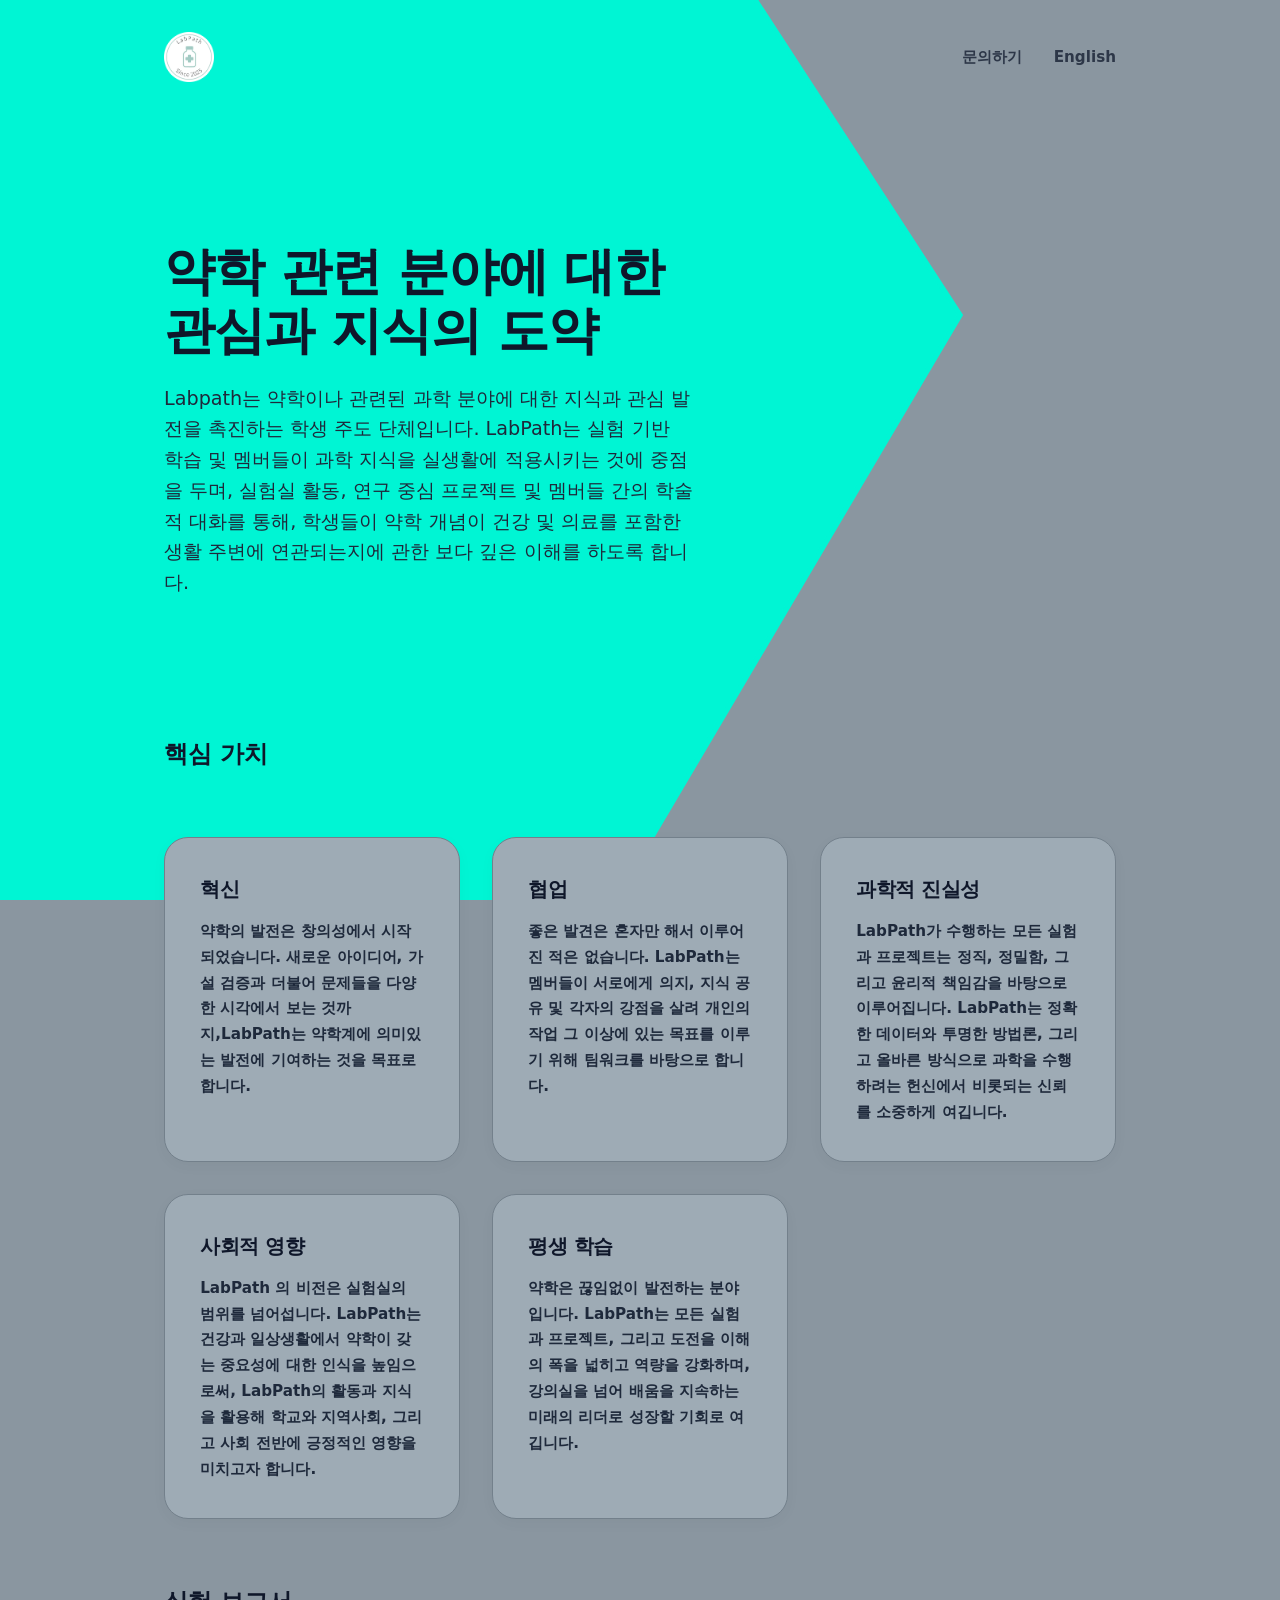
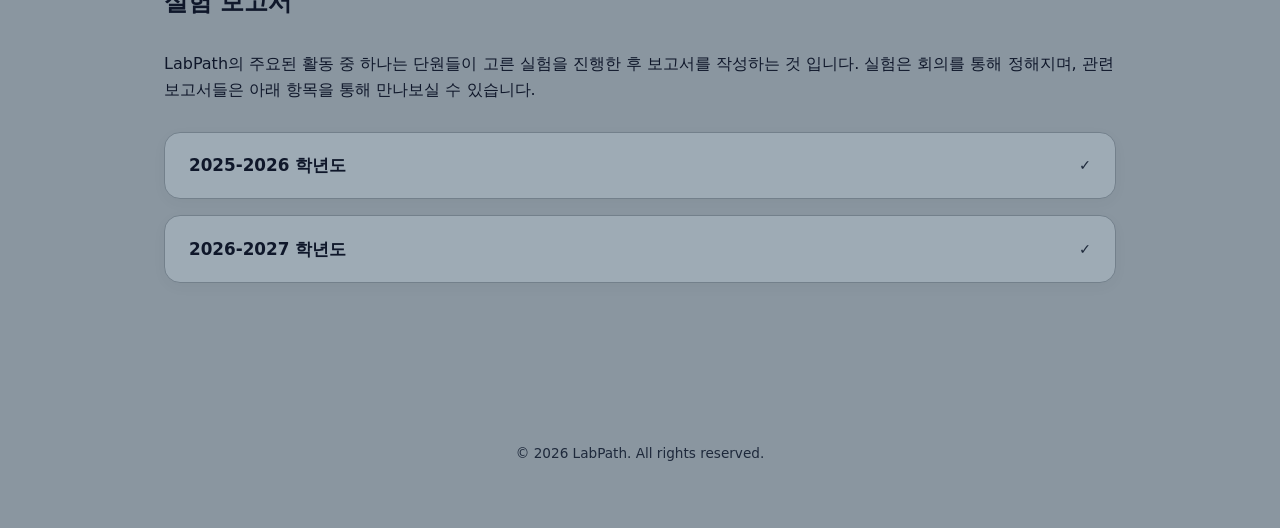
<file: index.html>
<!DOCTYPE html>
<html lang="ko">
<head>
    <meta charset="UTF-8">
    <meta name="viewport" content="width=device-width, initial-scale=1.0">
    <title>LabPath</title>
    <meta property="og:type" content="website">
    <meta property="og:image" content="https://labpathpharmacy.github.io/LabPath.webp" />
    <meta property="og:title" content="LabPath">
    <link rel="icon" type="image/x-icon" href="LabPath.webp" alt="LabPath Page">
    <meta property="og:description" content="고등학생으로 이루어진 약학 클럽(동아리)">
    <meta name="description" content="고등학생으로 이루어진 약학 클럽(동아리)">
    <link rel="alternate icon" href="https://labpathpharamcy.github.io/LabPath.ico" type="image/x-icon">
    <link rel="icon" href="https://labpathpharmacy.github.io/Labpath.svg" type="image/svg+xml">
    <style>
        :root {
            --bg: #8a96a0;
            --txt: #0f172a; 
            --primary: #00f5d4; 
            --card-bg: #9eabb5; 
            --border: #73808b; 
            --muted: #1e293b;
            --left-fill: #00f5d4;
        }
        * { box-sizing: border-box; margin: 0; padding: 0; font-family: system-ui, sans-serif; }
        body { background: var(--bg) !important; color: var(--txt); line-height: 1.6; position: relative; overflow-x: hidden; min-height: 100vh; }
        .bg-graphic-container {
            position: fixed; top: 0; left: 0; width: 100vw; height: 100vh;
            z-index: -1; pointer-events: none; overflow: hidden;
        }
        .bg-graphic {
            width: 100%; height: 100%; display: block;
        }
        .container { max-width: 1000px; margin: 0 auto; padding: 0 1.5rem; position: relative; z-index: 10; }
        nav { display: flex; justify-content: space-between; align-items: center; padding: 2rem 0; }
        nav h1 { font-size: 1.35rem; font-weight: 800; letter-spacing: -0.5px; color: #0f172a; }
        nav h1 span { color: #009e86; } 
        nav ul { display: flex; list-style: none; gap: 2rem; }
        nav a { color: #2d3748; text-decoration: none; font-size: 0.95rem; font-weight: 600; transition: color 0.2s; }
        nav a:hover { color: #ffffff; }
        .hero { padding: 8rem 0 6rem; max-width: 530px; }
        .hero h2 { font-size: 3.2rem; font-weight: 800; line-height: 1.15; margin-bottom: 1.5rem; letter-spacing: -1px; color: #0f172a; }
        .hero p { color: #1e293b; font-size: 1.2rem; margin-bottom: 2.5rem; font-weight: 500; }
        .btn { display: inline-block; background: #0f172a; color: #ffffff; padding: 0.85rem 1.8rem; border-radius: 30px; text-decoration: none; font-weight: 600; transition: all 0.25s; border: none; }
        .btn:hover { background: #ffffff; color: #000; transform: translateY(-2px); box-shadow: 0 4px 20px rgba(0,0,0,0.2); }
        .grid { display: grid; grid-template-columns: repeat(auto-fit, minmax(280px, 1fr)); gap: 2rem; margin: 4rem 0; }
        .card { 
            background: var(--card-bg) !important; 
            border: 1px solid var(--border) !important; 
            padding: 2.2rem; 
            border-radius: 24px; 
            box-shadow: 0 4px 15px rgba(0,0,0,0.03); 
            transition: all 0.25s ease; 
        }
        .card:hover { 
            transform: translateY(-5px); 
            background: #ffffff !important; 
            border-color: #00f5d4 !important; 
            box-shadow: 0 12px 24px rgba(0,245,212,0.2); 
        }
        .card h3 { font-size: 1.25rem; margin-bottom: 0.85rem; letter-spacing: -0.5px; color: #0f172a; font-weight: 800; }
        .card p { font-size: 0.95rem; color: #1e293b; line-height: 1.7; font-weight: 600; }
        .faq-section { margin-bottom: 6rem; }  
        details {
            background: var(--card-bg) !important;
            border: 1px solid var(--border) !important;
            border-radius: 16px;
            margin-bottom: 1rem;
            padding: 0;
            overflow: hidden;
            box-shadow: 0 4px 15px rgba(0,0,0,0.03);
            transition: all 0.25s ease;
        }
        details:hover {
            border-color: #00f5d4 !important;
            box-shadow: 0 6px 18px rgba(0,245,212,0.1);
        }
        summary {
            padding: 1.2rem 1.5rem;
            font-weight: 700;
            font-size: 1.05rem;
            color: #0f172a;
            cursor: pointer;
            list-style: none;
            display: flex;
            justify-content: space-between;
            align-items: center;
            transition: background 0.2s;
        }
        summary:hover { background: rgba(255, 255, 255, 0.15); }
        summary::after {
            content: "✓"; 
            font-size: 0.9rem;
            color: #1e293b;
            font-weight: 900;
        }
        details[open] summary::after {
            color: #0f172a;
        }
        details[open] summary {
            background: rgba(0, 245, 212, 0.25);
            border-bottom: 1px solid var(--border);
        }
        .faq-content {
            padding: 1.2rem 1.5rem;
            font-size: 0.95rem;
            color: #1e293b;
            background: rgba(255, 255, 255, 0.5);
            font-weight: 500;
            display:flex;
            justify-content: center;
            gap:30px;
        }
        .f{
            width:15vw;
            height:7vw;
            border:none;
            border-radius:30px;
            background:rgba(255, 255, 255, 0.5);
            
        }
        @media (max-width:500px) {
            .f {
                width: 20vw;
                height:10vw;
            }
        }
        .f:hover {
            background:rgba(255, 255, 255, 0.5);
        }
        footer { text-align: center; padding: 4rem 0; color: #1e293b; font-size: 0.85rem; font-weight: 500; }
    </style>
</head>
<body>
    <div class="bg-graphic-container">
        <svg class="bg-graphic" viewBox="0 0 1000 1000" preserveAspectRatio="none" xmlns="http://w3.org">
            <rect width="1000" height="1000" fill="#8a96a0" />
            <path d="M 0 0 L 590 0 L 750 350 L 480 1000 L 0 1000 Z" fill="var(--left-fill)" />
            <path d="M 590 0 L 750 350 L 480 1000" fill="none" stroke="#00f5d4" stroke-width="4.5" stroke-miterlimit="10" stroke-linecap="square"/>
        </svg>
    </div>
    <div class="container">
        <nav>
            <h1 style="display:flex;;"><img src="LabPath.webp" style="width:50px;height:50px; margin-right:2vw"></h1>
            <ul>
                <li><a href="https://docs.google.com/forms/d/e/1FAIpQLSdUo8A0MlQK2juJY_ryWIZAU2O4vNUacJST5PNRgIct8GRuCw/viewform">문의하기</a></li>
                <li><a href="https://labpathpharmacy.github.io">English</a></li>
            </ul>
        </nav>
        <main>
            <section id="about" class="hero">
                <h2>약학 관련 분야에 대한 관심과 지식의 도약</h2>
                <p>Labpath는 약학이나 관련된 과학 분야에 대한 지식과 관심 발전을 촉진하는 학생 주도 단체입니다. LabPath는 실험 기반 학습 및 멤버들이 과학 지식을 실생활에 적용시키는 것에 중점을 두며, 실험실 활동, 연구 중심 프로젝트 및 멤버들 간의 학술적 대화를 통해, 학생들이 약학 개념이 건강 및 의료를 포함한 생활 주변에 연관되는지에 관한 보다 깊은 이해를 하도록 합니다.</p>
            </section>
            <section id="values">
                <h2>핵심 가치</h2>
                <div class="grid">
                    <div class="card">
                        <h3>혁신</h3>
                        <p>약학의 발전은 창의성에서 시작되었습니다. 새로운 아이디어, 가설 검증과 더불어 문제들을 다양한 시각에서 보는 것까지,LabPath는 약학계에 의미있는 발전에 기여하는 것을 목표로 합니다.</p>
                    </div>
                    <div class="card">
                        <h3>협업</h3>
                        <p>좋은 발견은 혼자만 해서 이루어진 적은 없습니다. LabPath는 멤버들이 서로에게 의지, 지식 공유 및 각자의 강점을 살려 개인의 작업 그 이상에 있는 목표를 이루기 위해 팀워크를 바탕으로 합니다.</p>
                    </div>
                    <div class="card">
                        <h3>과학적 진실성</h3>
                        <p>LabPath가 수행하는 모든 실험과 프로젝트는 정직, 정밀함, 그리고 윤리적 책임감을 바탕으로 이루어집니다. LabPath는 정확한 데이터와 투명한 방법론, 그리고 올바른 방식으로 과학을 수행하려는 헌신에서 비롯되는 신뢰를 소중하게 여깁니다.</p>
                    </div>
                    <div class="card">
                        <h3>사회적 영향</h3>
                        <p>LabPath 의 비전은 실험실의 범위를 넘어섭니다. LabPath는 건강과 일상생활에서 약학이 갖는 중요성에 대한 인식을 높임으로써, LabPath의 활동과 지식을 활용해 학교와 지역사회, 그리고 사회 전반에 긍정적인 영향을 미치고자 합니다.</p>
                    </div>
                    <div class="card">
                        <h3>평생 학습</h3>
                        <p>약학은 끊임없이 발전하는 분야입니다. LabPath는 모든 실험과 프로젝트, 그리고 도전을 이해의 폭을 넓히고 역량을 강화하며, 강의실을 넘어 배움을 지속하는 미래의 리더로 성장할 기회로 여깁니다.</p>
                    </div>
                </div>
            </section>
            <section id="faq" class="faq-section">
                <h2>실험 보고서</h2>
                <p style="text-align:left; margin-top:30px; margin-bottom: 30px;">LabPath의 주요된 활동 중 하나는 단원들이 고른 실험을 진행한 후 보고서를 작성하는 것 입니다. 실험은 회의를 통해 정해지며, 관련 보고서들은 아래 항목을 통해 만나보실 수 있습니다.</p>
                <details>
                    <summary>2025-2026 학년도</summary>
                    <div class="faq-content">
                        <a href="https://online.fliphtml5.com/LabPath/njgm/"><button class="f">Step 1</button></a>
                        <a href="https://online.fliphtml5.com/LabPath/rrvq/"><button class="f">Step 2</button></a>
                        <a href="https://online.fliphtml5.com/LabPath/knxi/"><button class="f">Step 3</button></a>
                    </div>
                </details>
                <details>
                    <summary>2026-2027 학년도</summary>
                    <div class="faq-content">
                        <a href="https://online.fliphtml5.com/LabPath/Step-4_Korean/"><button class="f">Step 4</button></a>
                    </div>
                </details>
            </section>
        </main>
        <footer>&copy; 2026 LabPath. All rights reserved.</footer>
    </div>
</body>
</html>
</file>
